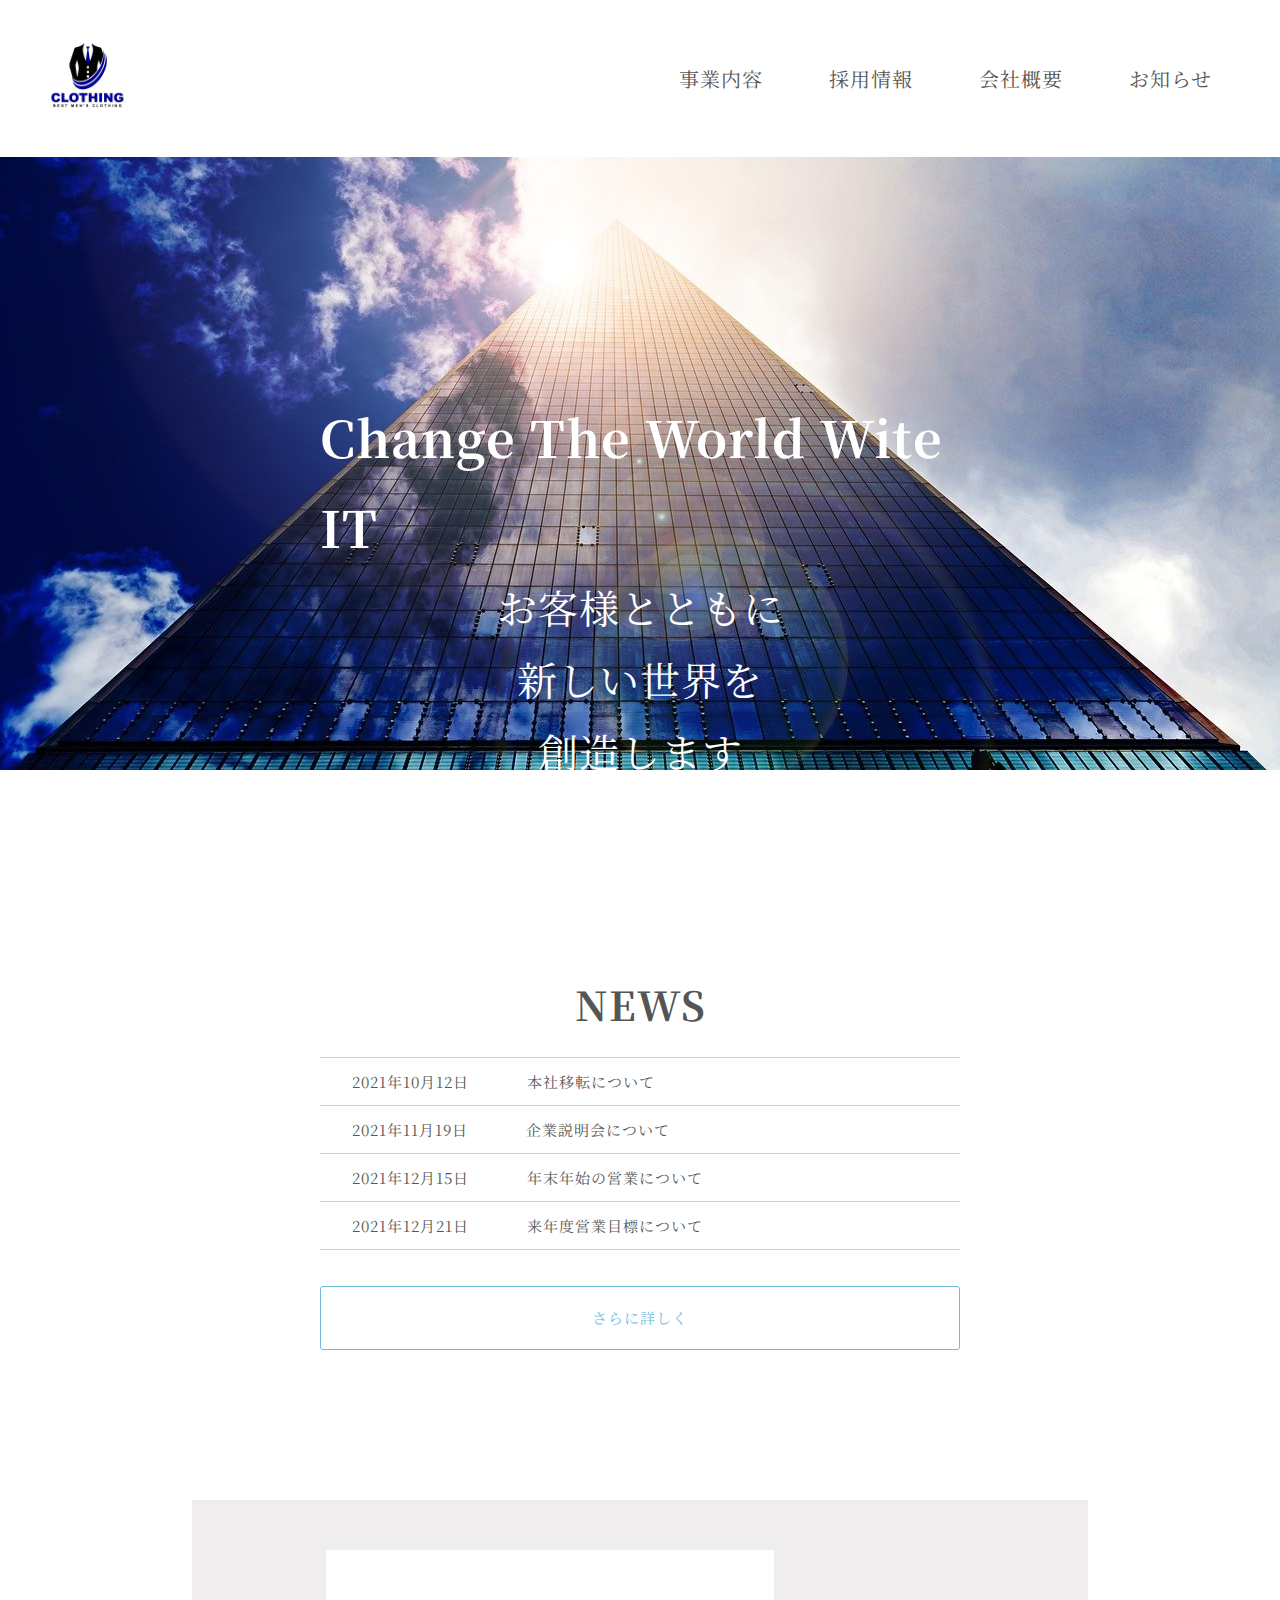
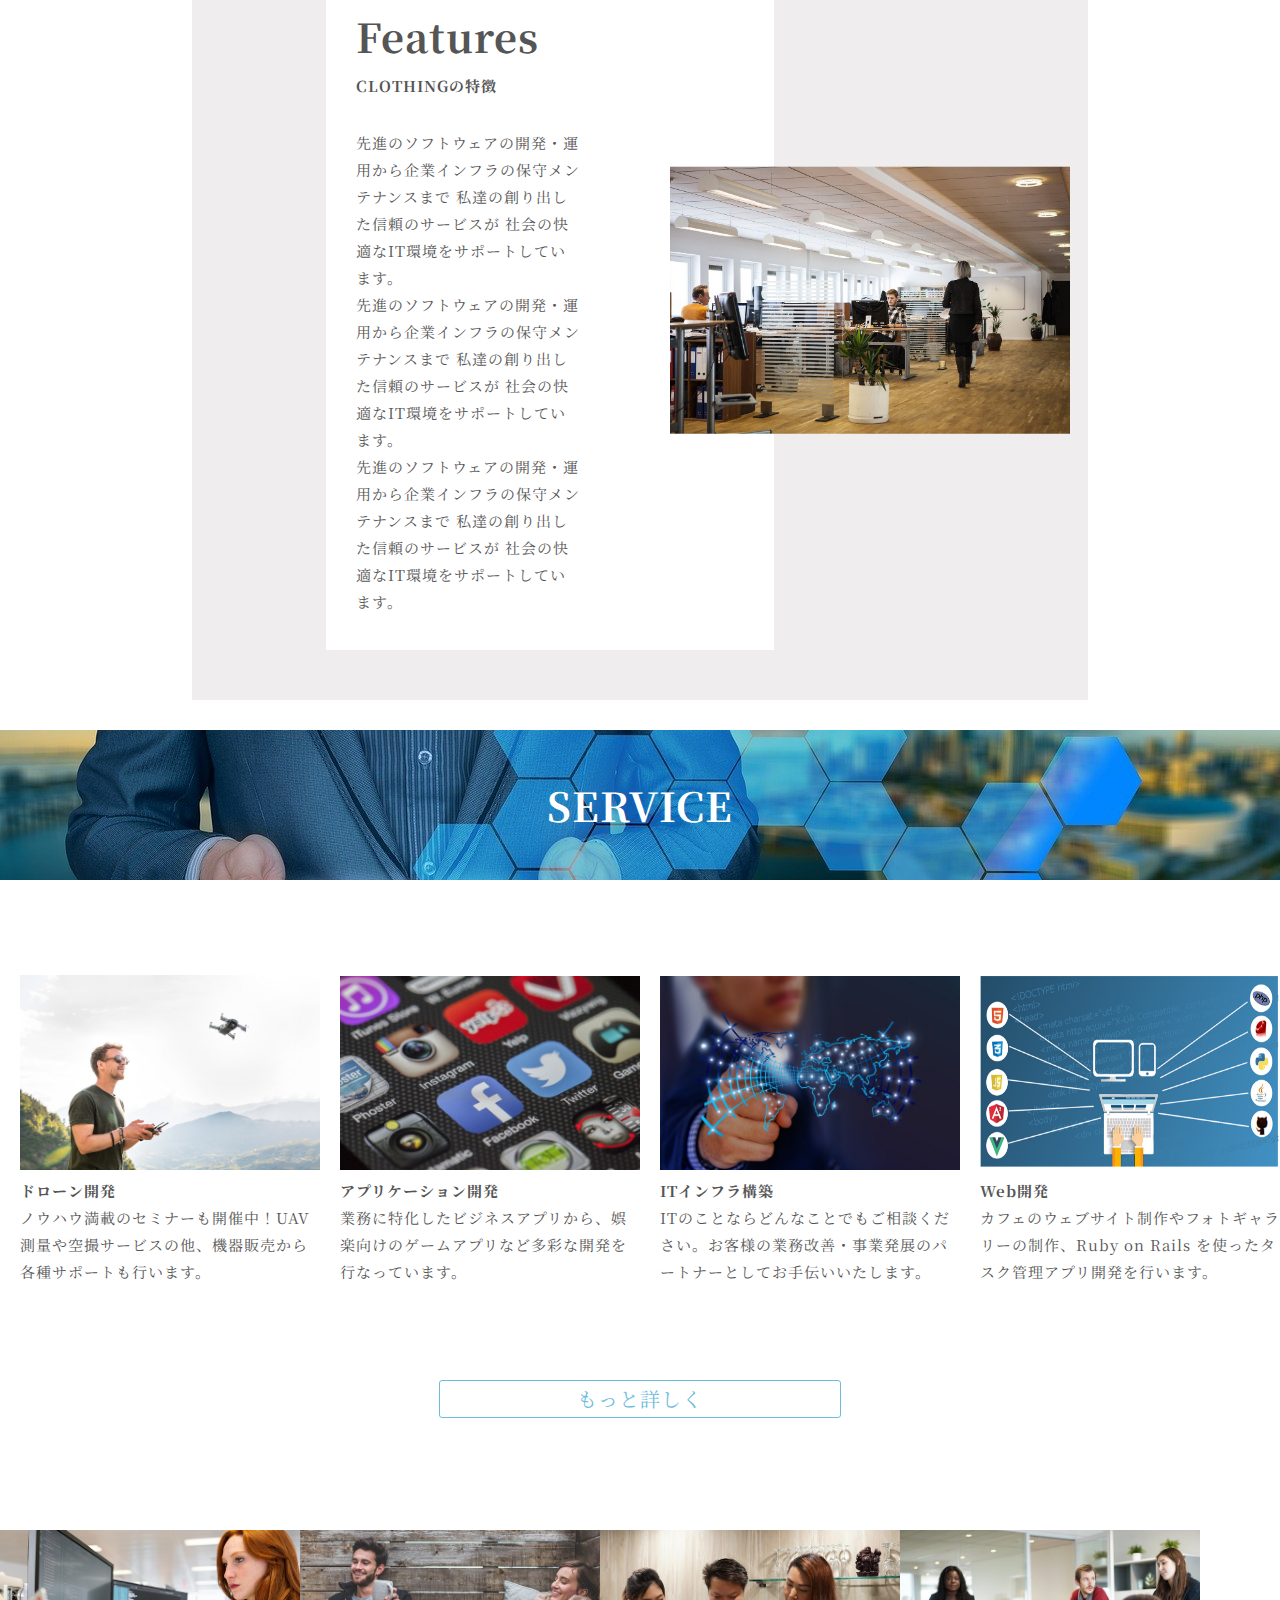
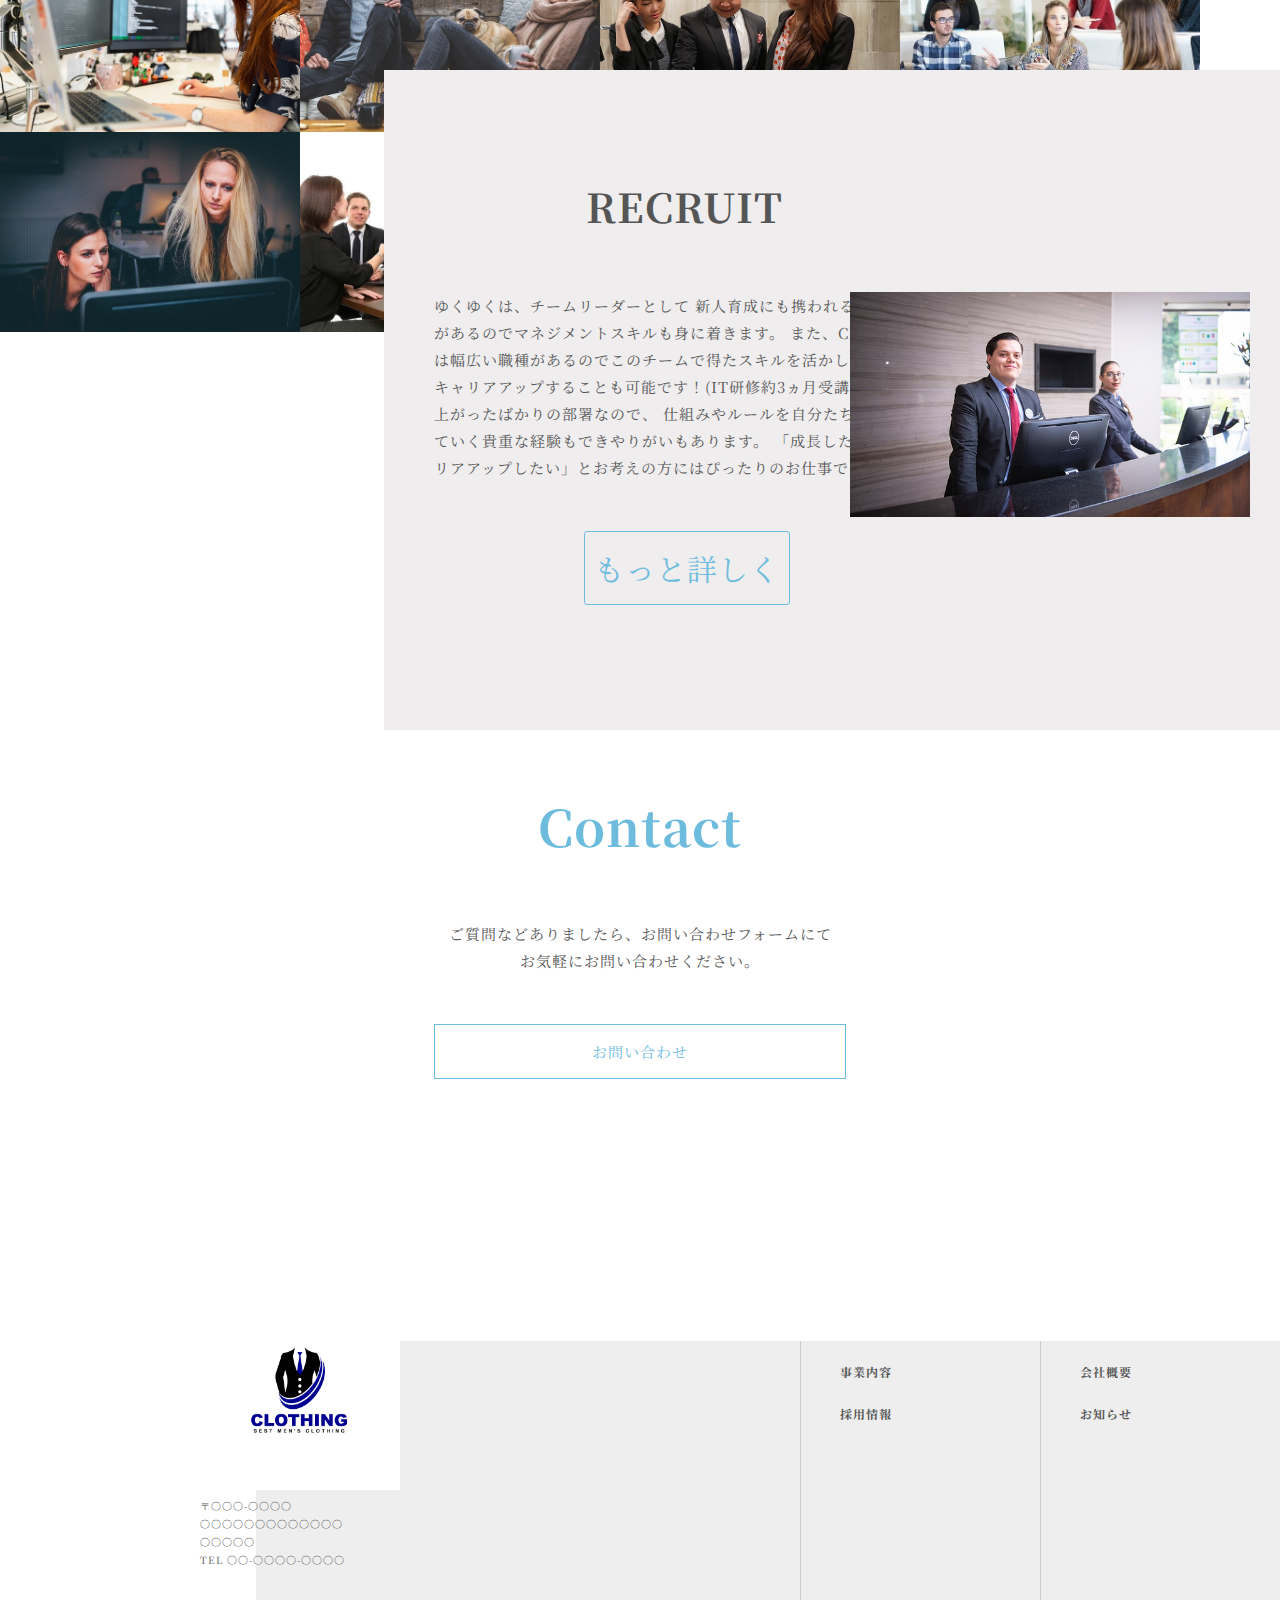
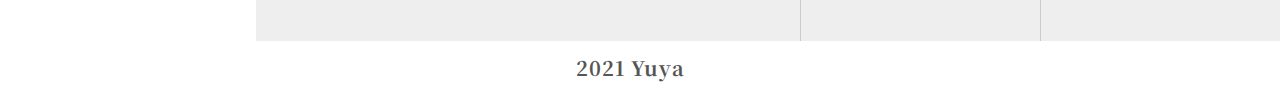
<file: hp1/html/index.html>
<!DOCTYPE html>
<html lang="ja">
<head>
  <meta charset="UTF-8">
  <title>プログラミング教材「WithCode+」</title>
  <meta name="description" content="「人生をコードと共に」というビジョンを達成するべく、皆さんのプログラミング学習をサポートします。">
  <meta name="keywords" content="IT,プログラミング,コミュニティ">
  <meta name="viewport" content="width=device-width, initial-scale=1.0">
  <meta property="og:title" content="プログラミング教材「WithCode+」">
  <meta property="og:type" content="article">
  <meta property="og:url" content="https://withcode-plus.tech">
  <meta property="og:image" content="img/logo.png">
  <meta property="og:description" content="「人生をコードと共に」というビジョンを達成するべく、皆さんのプログラミング学習をサポートします。">
  <meta property="og:site_name" content="プログラミング教材">
  <link rel="icon" href="favicon.ico">
  <link rel="apple-touch-icon" sizes="180×180" href="img/logo.png">
  <link rel="stylesheet" type="text/css" href="../css/reset.css">
  <link rel="stylesheet" type="text/css" href="../css/common1.css">
  <link rel="stylesheet" type="text/css" href="../css/index.css">
  <link rel="preconnect" href="https://fonts.googleapis.com">
  <link rel="preconnect" href="https://fonts.gstatic.com" crossorigin>
  <link href="https://fonts.googleapis.com/css2?family=Noto+Serif+JP:wght@400;500;600;700&display=swap" rel="stylesheet">
</head>

<body>
  <header class="top">
    <nav class="top_all">
     <a href="index.html"><img src="../img/logo.png" alt="会社のロゴ" class="company_logo"></a>
       <ul>
         <li><a href="business.html">事業内容</a></li>
         <li><a href="recruit.html">採用情報</a></li>
         <li><a href="company.html">会社概要</a></li>
         <li><a href="news.html">お知らせ</a></li>
       </ul>
    </nav>
    
      <img class="top_img" src="../img/top.jpg" alt="ホーム写真">
      <div class="top_txt">
        <h1>Change The World Wite IT</h1>
        <p>お客様とともに<br>
            新しい世界を<br>
            創造します</p>
      </div>
  </header>

  <main>
    <section class="news">
      <h2>NEWS</h2>
      <ul>
        <li>2021年10月12日<span>本社移転について</span></li>
        <li>2021年11月19日<span>企業説明会について</span></li>
        <li>2021年12月15日<span>年末年始の営業について</span></li>
        <li class="botoom">2021年12月21日<span>来年度営業目標について</span></li>
      </ul>
      <a href="news.html"><p>さらに詳しく</p></a>
    </section>

    <section class="features">
      <div class="features_back">
        <div class="features_back2">
          <div class="features_title">
            <h2>Features</h2>
            <h3>CLOTHINGの特徴</h3>
          </div>
          <img src="../img/futers.jpg" alt="特徴の写真" width="400px">
          <div class="features_txt">
            <p>先進のソフトウェアの開発・運用から企業インフラの保守メンテナンスまで
            私達の創り出した信頼のサービスが
            社会の快適なIT環境をサポートしています。<br>
            先進のソフトウェアの開発・運用から企業インフラの保守メンテナンスまで
            私達の創り出した信頼のサービスが
            社会の快適なIT環境をサポートしています。<br>
            先進のソフトウェアの開発・運用から企業インフラの保守メンテナンスまで
            私達の創り出した信頼のサービスが
            社会の快適なIT環境をサポートしています。</p>
          </div>
        </div>
      </div>
    </section>

    <section class="service">
      <div class="service_all">
        <div class="service_title">
          <h2>SERVICE</h2>
        </div>
        <div class="service_wrap">
          <figure>
            <img src="../img/doro-nn.jpg" alt="" width="300px">
            <figcaption>
              <h3>ドローン開発</h3>
              <p>ノウハウ満載のセミナーも開催中！UAV測量や空撮サービスの他、機器販売から各種サポートも行います。</p>
            </figcaption>
          </figure>
          <figure>
            <img src="../img/app.jpg" alt="" width="300px" height="194px">
            <figcaption>
              <h3>アプリケーション開発</h3>
              <p>業務に特化したビジネスアプリから、娯楽向けのゲームアプリなど多彩な開発を行なっています。</p>
            </figcaption>
          </figure>
          <figure>
            <img src="../img/ITinnhura.jpg" alt="" width="300px" height="194px">
            <figcaption>
              <h3>ITインフラ構築</h3>
              <p>ITのことならどんなことでもご相談ください。お客様の業務改善・事業発展のパートナーとしてお手伝いいたします。</p>
            </figcaption>
          </figure>
          <figure>
            <img src="../img/web.png" alt="" width="300px" height="194px">
            <figcaption>
              <h3>Web開発</h3>
              <p>カフェのウェブサイト制作やフォトギャラリーの制作、Ruby on Rails を使ったタスク管理アプリ開発を行います。</p>
            </figcaption>
          </figure>
        </div>
        <div class="service_link">
          <a href="business.html"><p>もっと詳しく</p></a>
       </div>
      </div>
    </section>

    <section class="recruit">
      <div class="recruit_txtarea">
        <h2>RECRUIT</h2>
        <p>ゆくゆくは、チームリーダーとして
            新人育成にも携われるチャンスがあるのでマネジメントスキルも身に着きます。
            また、CLOTHNGは幅広い職種があるのでこのチームで得たスキルを活かし
            別案件でキャリアアップすることも可能です！(IT研修約3ヵ月受講後）
        
            立ち上がったばかりの部署なので、
            仕組みやルールを自分たちで手掛けていく貴重な経験もできやりがいもあります。
            「成長したい」「キャリアアップしたい」とお考えの方にはぴったりのお仕事です！
        </p>
        <a href="recruit.html"><span>もっと詳しく</span></a>
        <img src="../img/r1.jpg" alt="採用" width="400px">
      </div>
      <div class="backimg">
        <img src="../img/r7.jpg" alt="" width="300px">
        <img src="../img/r2.jpg" alt="" width="300px">
        <img src="../img/r3.jpg" alt="" width="300px">
        <img src="../img/r4.jpg" alt="" width="300px">
        <img src="../img/r5.jpg" alt="" width="300px">
        <img src="../img/r6.jpg" alt="" width="300px">
      </div>
    </section>

    <section class="contact">
      <div class="contact_inner">
        <h2>Contact<br></h2>
        <P>ご質問などありましたら、お問い合わせフォームにて<br>
        お気軽にお問い合わせください。
        </P>
        <a href="" class="btn"><span>お問い合わせ</span></a>
      </div>
    </section>
    </main>
    
    <footer>
      <div class="footer_inner">
        <a href="index.html"><img src="../img/logo.png" alt="ロゴ画像"></a>
        <p>
          〒〇〇〇-〇〇〇〇<br>
          〇〇〇〇〇〇〇〇〇〇〇〇〇〇〇〇〇〇<br>
          TEL 〇〇-〇〇〇〇-〇〇〇〇
        </p>
      </div>
      </div>
      <div class="footer_bg">
        <div class="footer_list">
          <ul>
            <li><a href="company.html">会社概要</a></li>
            <li><a href="news.html">お知らせ</a></li>
          </ul>
          <ul>
          
            <li><a href="business.html">事業内容</a></li>
            <li><a href="recruit.html">採用情報</a></li>
          </ul>
        </div>
      </div>
    </footer>
    <p class="copyright">2021 Yuya</p>
</body>
</html>
</file>
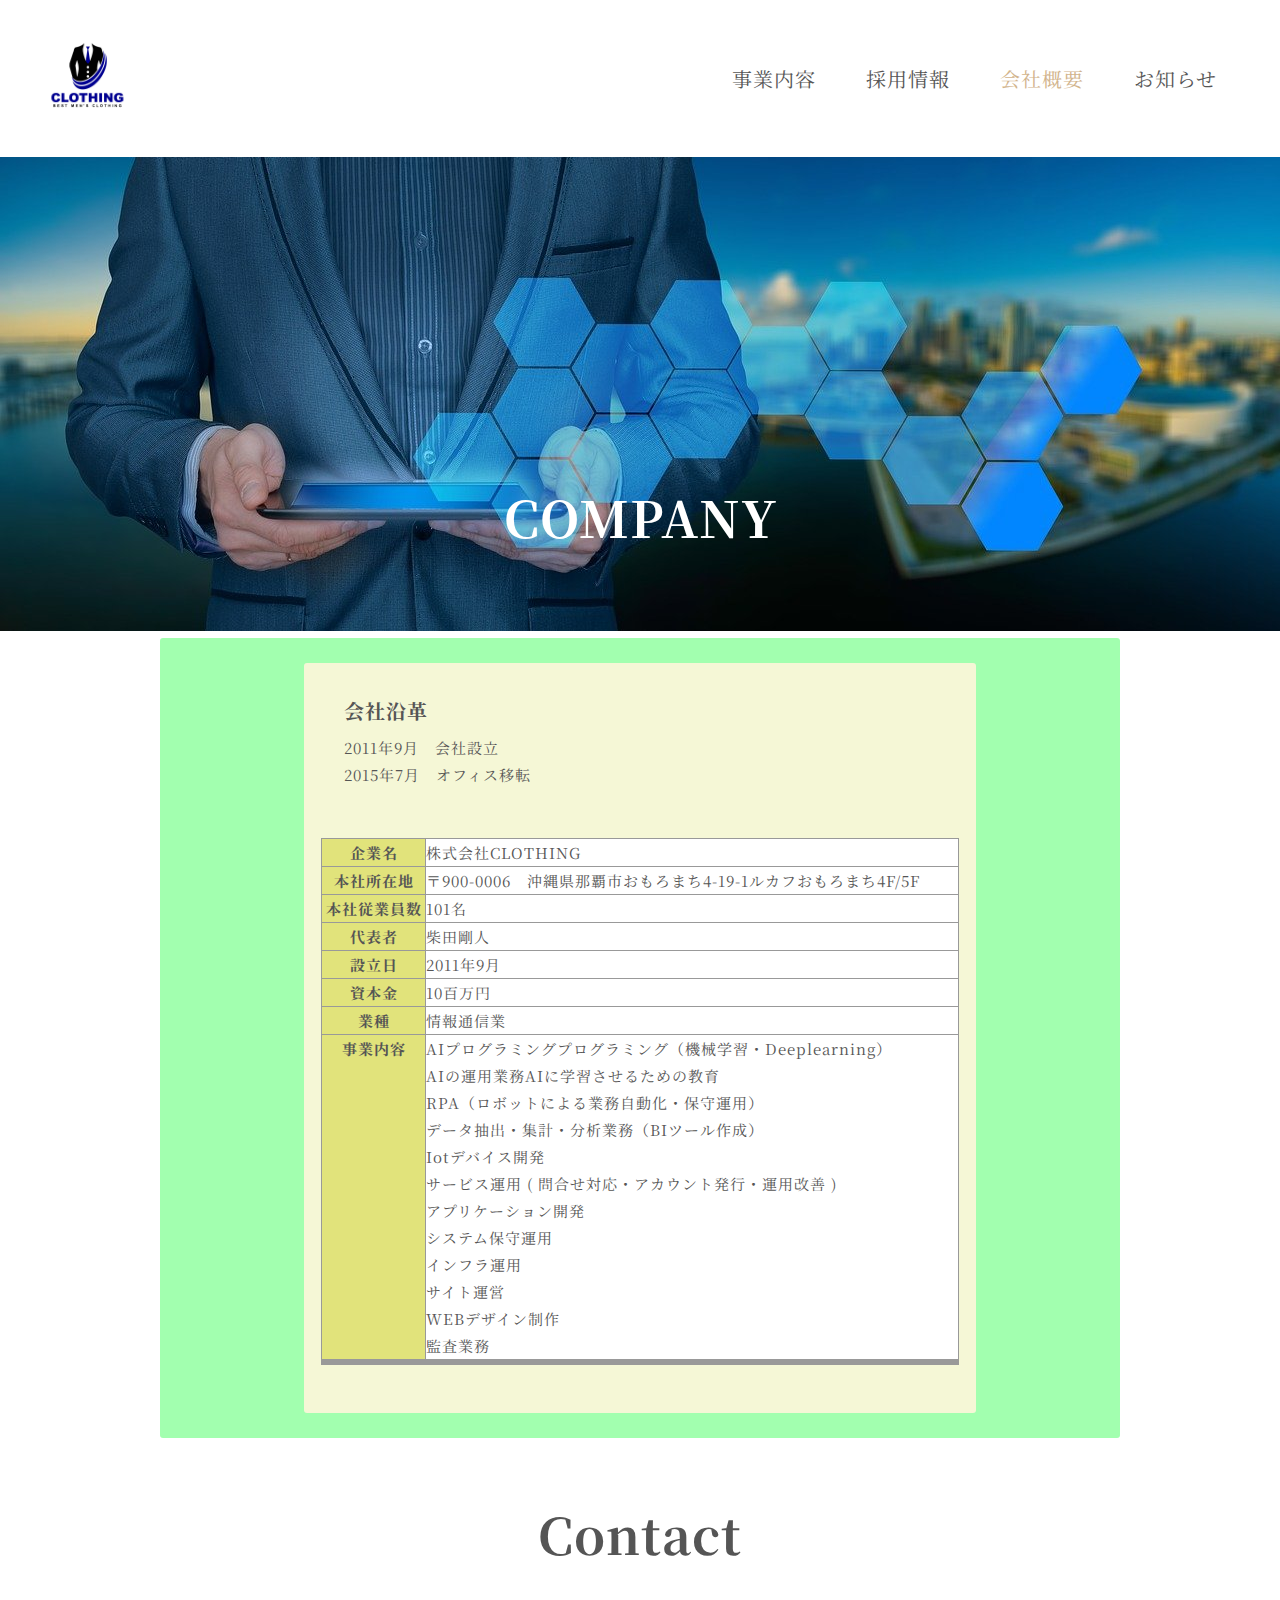
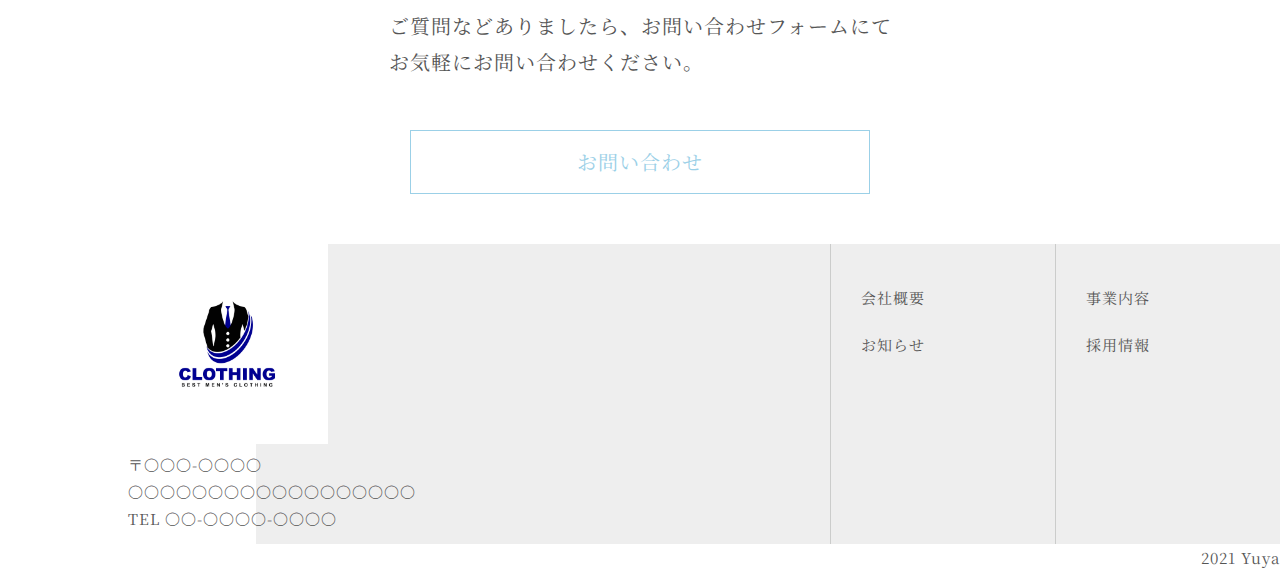
<file: hp1/html/company.html>
<!DOCTYPE html>
<html lang="ja">

<head>
  <meta charset="UTF-8">
  <title>プログラミング教材「WithCode+」</title>
  <meta name="description" content="「人生をコードと共に」というビジョンを達成するべく、皆さんのプログラミング学習をサポートします。">
  <meta name="keywords" content="IT,プログラミング,コミュニティ">
  <meta name="viewport" content="width=device-width, initial-scale=1.0">
  <meta property="og:title" content="プログラミング教材「WithCode+」">
  <meta property="og:type" content="article">
  <meta property="og:url" content="https://withcode-plus.tech">
  <meta property="og:image" content="img/logo.png">
  <meta property="og:description" content="「人生をコードと共に」というビジョンを達成するべく、皆さんのプログラミング学習をサポートします。">
  <meta property="og:site_name" content="プログラミング教材">
  <link rel="icon" href="favicon.ico">
  <link rel="apple-touch-icon" sizes="180×180" href="img/logo.png">
  <link rel="stylesheet" type="text/css" href="../css/reset.css">
  <link rel="stylesheet" type="text/css" href="../css/company.css">
  <link rel="preconnect" href="https://fonts.googleapis.com">
  <link rel="preconnect" href="https://fonts.gstatic.com" crossorigin>
  <link href="https://fonts.googleapis.com/css2?family=Noto+Serif+JP:wght@400;500;600;700&display=swap"
    rel="stylesheet">
</head>
<body>
  <header>
    <nav class="top_all">
      <a href="index.html"><img src="../img/logo.png" alt="会社のロゴ" class="company_logo"></a>
      <ul>
        <li><a href="business.html">事業内容</a></li>
        <li><a href="recruit.html">採用情報</a></li>
        <li><a href="company.html"  class="color">会社概要</a></li>
        <li><a href="news.html">お知らせ</a></li>
      </ul>
    </nav>

    <img class="top_img" src="../img/servicebakc.jpg" alt="ホーム写真" width="1400px">
    <div class="top_txt">
      <h1>COMPANY</h1>
    </div>
  </header>
  <main>
    <section class="company_profile"> 
      <div class="company_profile_inner">
        <div>
          <h2>会社沿革</h2>
          <ul>
            <li>2011年9月　会社設立</li>
            <li>2015年7月　オフィス移転</li>
          </ul>
        </div>
        <table>
          <tr><th>企業名</th><td>株式会社CLOTHING</td></tr>
          <tr><th>本社所在地</th><td>〒900-0006　沖縄県那覇市おもろまち4-19-1ルカフおもろまち4F/5F</td></tr>
          <tr><th>本社従業員数</th>
          <td>101名</td></tr>
          <tr><th>代表者</th><td>柴田剛人</td></tr>
          <tr>
            <th>設立日</th>
            <td>2011年9月</td>
          </tr>
          <tr>
            <th>資本金</th>
            <td>10百万円</td>
          </tr>
          <tr>
            <th>業種</th>
            <td>情報通信業</td>
          </tr>
          <tr>
            <th>事業内容</th>
            <td>AIプログラミングプログラミング（機械学習・Deeplearning）<br>
                AIの運用業務AIに学習させるための教育<br>
                RPA（ロボットによる業務自動化・保守運用）<br>
                データ抽出・集計・分析業務（BIツール作成）<br>
                Iotデバイス開発<br>
                サービス運用 ( 問合せ対応・アカウント発行・運用改善 )<br>
                アプリケーション開発<br>
                システム保守運用<br>
                インフラ運用<br>
                サイト運営<br>
                WEBデザイン制作<br>
                監査業務<br>
                </td>
          </tr>
          <tr>
            <th></th>
            <td></td>
          </tr>
          <tr>
            <th></th>
            <td></td>
          </tr>
          <tr>
            <th></th>
            <td></td>
          </tr>
          <tr>
            <th></th>
            <td></td>
          </tr>
          <tr>
            <th></th>
            <td></td>
          </tr>
        </table>
      </div>
    </section>

  
  <section class="contact">
    <div class="contact_inner">
      <h2>Contact</h2>
      <P>ご質問などありましたら、お問い合わせフォームにて<br>
        お気軽にお問い合わせください。
      </P>
      <a href="index.html" class="btn"><span>お問い合わせ</span></a>
    </div>
  </section>
  </main>
  
  <footer class="footer_all">
    <div class="footer_txt">
      <a href="index.html"><img src="../img/logo.png" alt="ロゴ画像"></a>
      <p>
        〒〇〇〇-〇〇〇〇<br>
        〇〇〇〇〇〇〇〇〇〇〇〇〇〇〇〇〇〇<br>
        TEL 〇〇-〇〇〇〇-〇〇〇〇
      </p>
    </div>
    </div>
  
    <div class="footer_list">
      <div class="footer_item">
        <ul class="footer_item1">
          <li><a href="company.html">会社概要</a></li>
          <li><a href="news.html">お知らせ</a></li>
        </ul>
        <ul class="footer_item2">
          <li><a href="business.html">事業内容</a></li>
          <li><a href="recruit.html">採用情報</a></li>
        </ul>
      </div>
    </div>
  
  </footer>
  <p class="copyright">2021 Yuya</p>
</body>
</file>
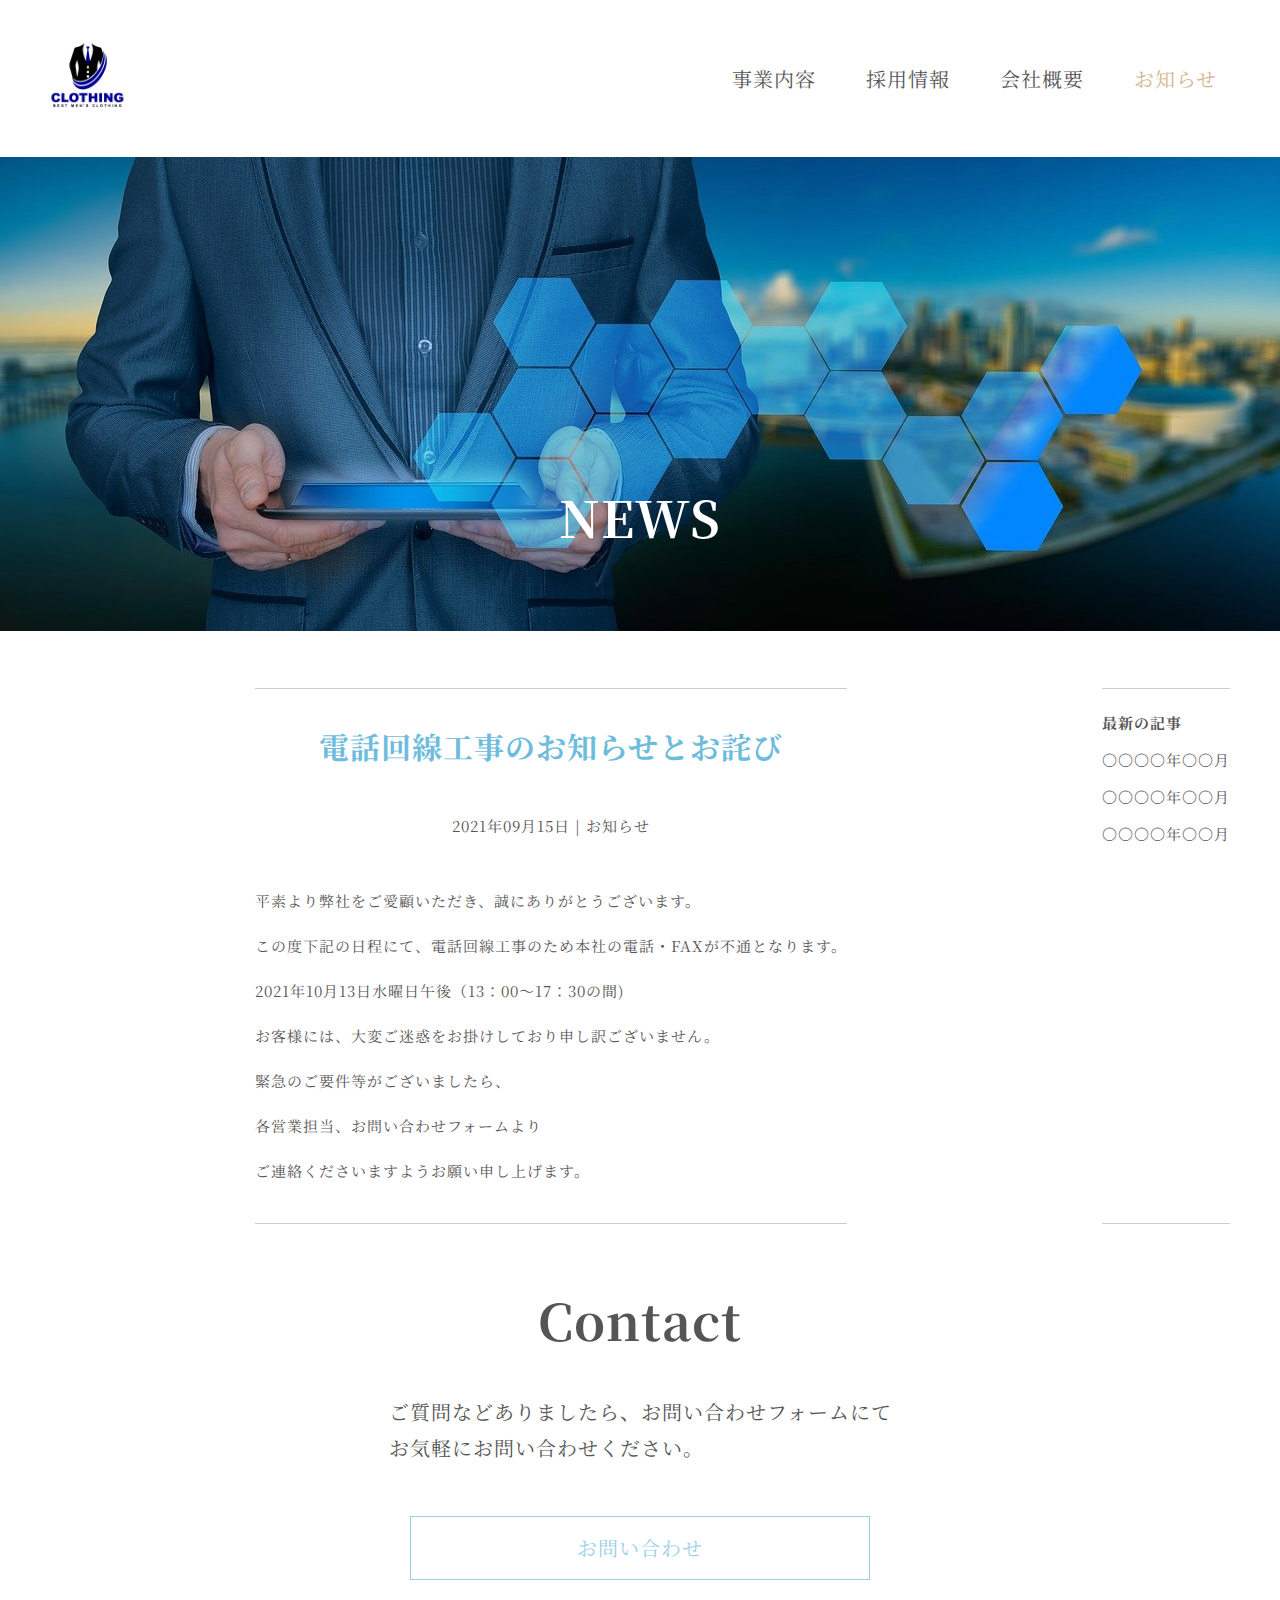
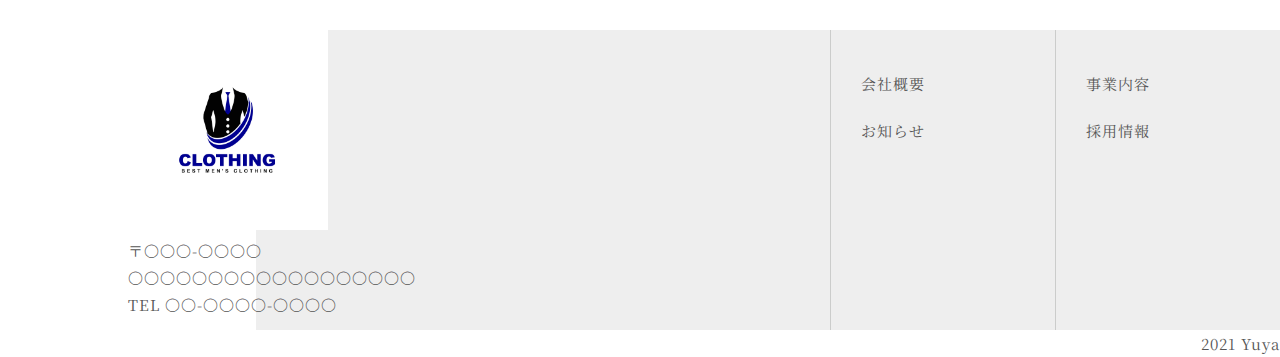
<file: hp1/html/news.html>
<!DOCTYPE html>
<html lang="ja">

<head>
  <meta charset="UTF-8">
  <title>プログラミング教材「WithCode+」</title>
  <meta name="description" content="「人生をコードと共に」というビジョンを達成するべく、皆さんのプログラミング学習をサポートします。">
  <meta name="keywords" content="IT,プログラミング,コミュニティ">
  <meta name="viewport" content="width=device-width, initial-scale=1.0">
  <meta property="og:title" content="プログラミング教材「WithCode+」">
  <meta property="og:type" content="article">
  <meta property="og:url" content="https://withcode-plus.tech">
  <meta property="og:image" content="img/logo.png">
  <meta property="og:description" content="「人生をコードと共に」というビジョンを達成するべく、皆さんのプログラミング学習をサポートします。">
  <meta property="og:site_name" content="プログラミング教材">
  <link rel="icon" href="favicon.ico">
  <link rel="apple-touch-icon" sizes="180×180" href="img/logo.png">
  <link rel="stylesheet" type="text/css" href="../css/reset.css">
  <link rel="stylesheet" type="text/css" href="../css/news.css">
  <link rel="preconnect" href="https://fonts.googleapis.com">
  <link rel="preconnect" href="https://fonts.gstatic.com" crossorigin>
  <link href="https://fonts.googleapis.com/css2?family=Noto+Serif+JP:wght@400;500;600;700&display=swap"
    rel="stylesheet">
</head>

<body>
  <header>
    <nav class="top_all">
      <a href="index.html"><img src="../img/logo.png" alt="会社のロゴ" class="company_logo"></a>
      <ul>
        <li><a href="business.html">事業内容</a></li>
        <li><a href="recruit.html">採用情報</a></li>
        <li><a href="company.html" >会社概要</a></li>
        <li><a href="news.html" class="color">お知らせ</a></li>
      </ul>
    </nav>

    <img class="top_img" src="../img/servicebakc.jpg" alt="ホーム写真" width="1400px">
    <div class="top_txt">
      <h1>NEWS</h1>
    </div>
  </header>
      <section>
        <div class="news_all">
          <div class="news_main">
            <h4>電話回線工事のお知らせとお詫び</h4>
            <p>2021年09月15日 | お知らせ</p>
            <P>平素より弊社をご愛顧いただき、誠にありがとうございます。<br>
      
              この度下記の日程にて、電話回線工事のため本社の電話・FAXが不通となります。<br>
      
              2021年10月13日水曜日午後（13：00～17：30の間)<br>
      
              お客様には、大変ご迷惑をお掛けしており申し訳ございません。<br>
      
              緊急のご要件等がございましたら、<br>
              各営業担当、お問い合わせフォームより<br>
              ご連絡くださいますようお願い申し上げます。</P>
          </div>
          <div class="news_side">
            <strong>最新の記事</strong>
            
            <ul>
              <li>〇〇〇〇年〇〇月</li>
              <li>〇〇〇〇年〇〇月</li>
              <li>〇〇〇〇年〇〇月</li>
            </ul>
          </div>
        </div>
      </section>
    <section class="contact">
      <div class="contact_inner">
        <h2>Contact</h2>
        <P>ご質問などありましたら、お問い合わせフォームにて<br>
          お気軽にお問い合わせください。
        </P>
        <a href="" class="btn"><span>お問い合わせ</span></a>
      </div>
    </section>


    </main>
    
    <footer class="footer_all">
      <div class="footer_txt">
        <a href="index.html"><img src="../img/logo.png" alt="ロゴ画像"></a>
        <p>
          〒〇〇〇-〇〇〇〇<br>
          〇〇〇〇〇〇〇〇〇〇〇〇〇〇〇〇〇〇<br>
          TEL 〇〇-〇〇〇〇-〇〇〇〇
        </p>
      </div>
      </div>
    
      <div class="footer_list">
        <div class="footer_item">
          <ul class="footer_item1">
            <li><a href="company.html">会社概要</a></li>
            <li><a href="news.html">お知らせ</a></li>
          </ul>
          <ul class="footer_item2">
            <li><a href="business.html">事業内容</a></li>
            <li><a href="recruit.html">採用情報</a></li>
          </ul>
        </div>
      </div>
    
    </footer>
    <p class="copyright">2021 Yuya</p>
    </body>
</file>
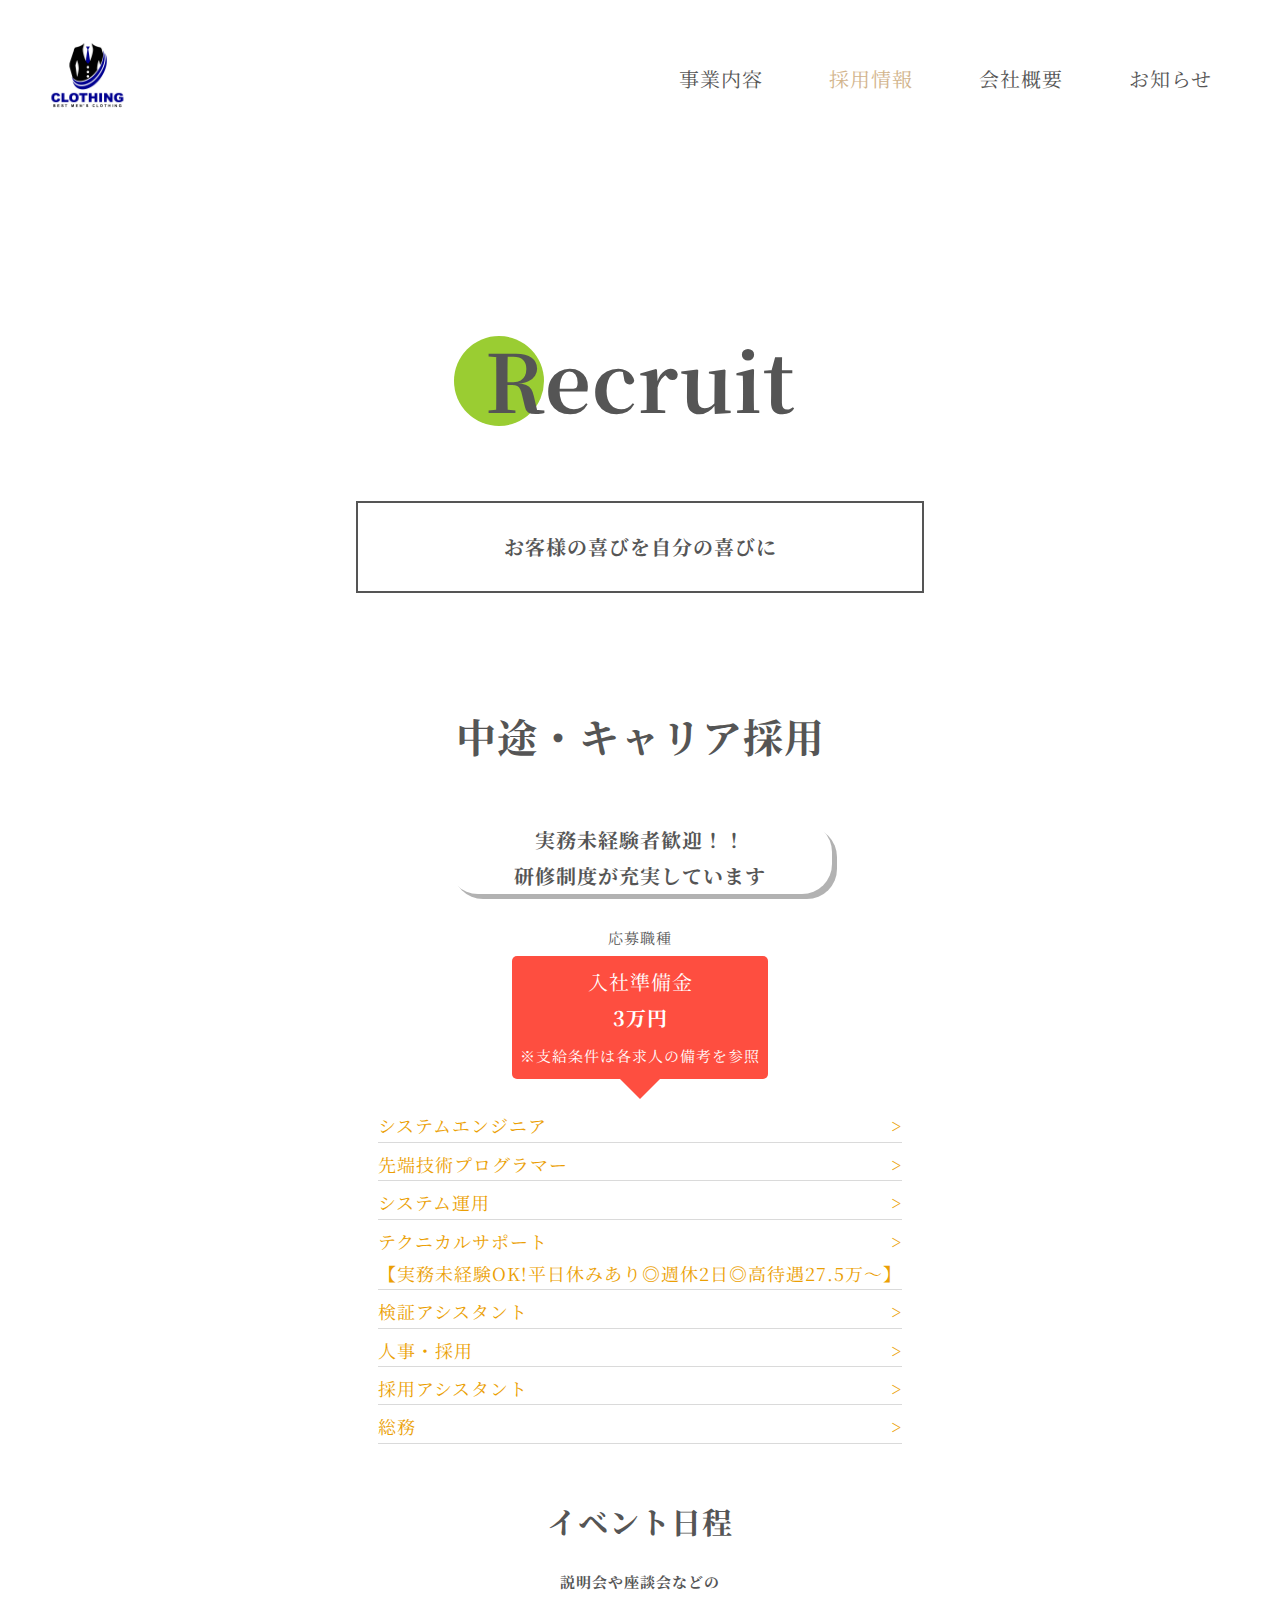
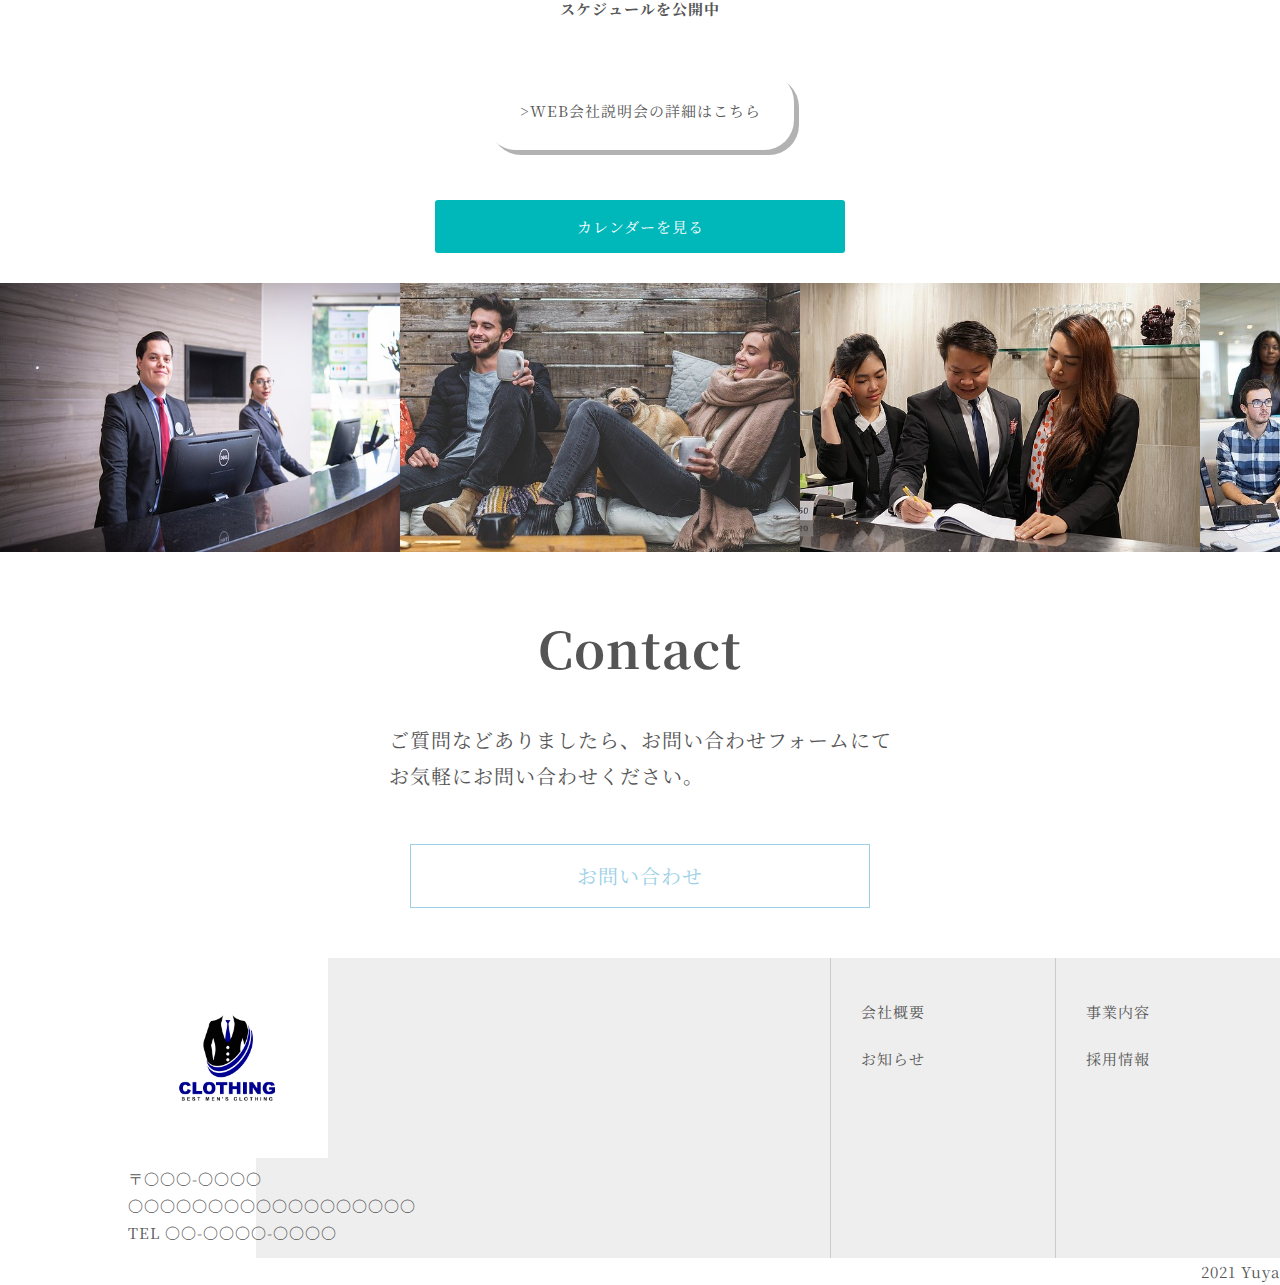
<file: hp1/html/recruit.html>
<!DOCTYPE html>
<html lang="ja">

<head>
  <meta charset="UTF-8">
  <title>プログラミング教材「WithCode+」</title>
  <meta name="description" content="「人生をコードと共に」というビジョンを達成するべく、皆さんのプログラミング学習をサポートします。">
  <meta name="keywords" content="IT,プログラミング,コミュニティ">
  <meta name="viewport" content="width=device-width, initial-scale=1.0">
  <meta property="og:title" content="プログラミング教材「WithCode+」">
  <meta property="og:type" content="article">
  <meta property="og:url" content="https://withcode-plus.tech">
  <meta property="og:image" content="img/logo.png">
  <meta property="og:description" content="「人生をコードと共に」というビジョンを達成するべく、皆さんのプログラミング学習をサポートします。">
  <meta property="og:site_name" content="プログラミング教材">
  <link rel="icon" href="favicon.ico">
  <link rel="apple-touch-icon" sizes="180×180" href="img/logo.png">
  <link rel="stylesheet" type="text/css" href="../css/reset.css">
  <link rel="stylesheet" type="text/css" href="../css/recruit.css">
  <link rel="preconnect" href="https://fonts.googleapis.com">
  <link rel="preconnect" href="https://fonts.gstatic.com" crossorigin>
  <link href="https://fonts.googleapis.com/css2?family=Noto+Serif+JP:wght@400;500;600;700&display=swap"
    rel="stylesheet">
</head>

<body>
  <header class="top">
    <nav class="top_all">
      <a href="index.html"><img src="../img/logo.png" alt="会社のロゴ" class="company_logo"></a>
      <ul>
        <li><a href="business.html">事業内容</a></li>
        <li><a href="recruit.html" class="color">採用情報</a></li>
        <li><a href="company.html">会社概要</a></li>
        <li><a href="news.html">お知らせ</a></li>
      </ul>
    </nav>
  </header>

  <main>
    <section class="top_recruit">
      <div class="recruit_title">
        <h1>Recruit</h1>
      </div>
      <div class="recruit_title2">
        <p>お客様の喜びを自分の喜びに</p>
      </div>
    </section>
    <section> 
      <div class="recruitment">
        <h2>中途・キャリア採用</h2>
        <p>実務未経験者歓迎！！<br>
          研修制度が充実しています</p>
      </div>
      <div class="apply">
        <p>応募職種</p>
        <div class="apply_for">
          <p>入社準備金<br>
          <strong>3万円</strong><br>
          <span>※支給条件は各求人の備考を参照</span></p>
        </div>
        <div class="job">
          <ul>
            <li>システムエンジニア<span>></span></li>
            <li>先端技術プログラマー<span>></span></li>
            <li>システム運用<span>></span></li>
            <li>テクニカルサポート<span>></span><br>【実務未経験OK!平日休みあり◎週休2日◎高待遇27.5万〜】</li>
            <li>検証アシスタント<span>></span></li>
            <li>人事・採用<span>></span></li>
            <li>採用アシスタント<span>></span></li>
            <li>総務<span>></span></li>
          </ul>
        </div>
      </div>
    </section>
    <section>
      <div class="event">
        <h3>イベント日程</h3>
        <P class="event_txt">説明会や座談会などの<br>スケジュールを公開中</P>
        <p class="event_txt2"> >WEB会社説明会の詳細はこちら</p>
        <p class="event_buttom">カレンダーを見る</p>
    </section>

    <section>
      <div class="foto">
          <img src="../img/r1.jpg" alt="職場写真" width="400px">
          <img src="../img/r2.jpg" alt="職場写真" width="400px">
          <img src="../img/r3.jpg" alt="職場写真" width="400px">
          <img src="../img/r4.jpg" alt="職場写真" width="400px">
      </div>
    </section>
  </main>
    <section class="contact">
      <div class="contact_inner">
        <h2>Contact</h2>
        <P>ご質問などありましたら、お問い合わせフォームにて<br>
          お気軽にお問い合わせください。
        </P>
        <a href="" class="btn"><span>お問い合わせ</span></a>
      </div>
    </section>
    </main>
    
    <footer class="footer_all">
      <div class="footer_txt">
        <a href="index.html"><img src="../img/logo.png" alt="ロゴ画像"></a>
        <p>
          〒〇〇〇-〇〇〇〇<br>
          〇〇〇〇〇〇〇〇〇〇〇〇〇〇〇〇〇〇<br>
          TEL 〇〇-〇〇〇〇-〇〇〇〇
        </p>
      </div>
      </div>
      
        <div class="footer_list">
          <div class="footer_item">
          <ul class="footer_item1">
            <li><a href="company.html">会社概要</a></li>
            <li><a href="news.html">お知らせ</a></li>
          </ul>
          <ul class="footer_item2">
            <li><a href="business.html">事業内容</a></li>
            <li><a href="recruit.html">採用情報</a></li>
          </ul>
          </div>
        </div>
      
    </footer>
    <p class="copyright">2021 Yuya</p>
</body>
</file>
<file: hp1/css/common1.css>
@charset "UTF-8";

body {
font-family: 'Noto Serif JP', serif;
}

body {
  font-size: 15px;
  line-height: 1.8;
  letter-spacing: 1px;
  word-break: break-all;
  color: #555;
}

a {
  text-decoration: none;
  color: #555;
}

li {
  list-style: none;
}

.copyright {
  float: right;
  font-size: 7px;
  font-weight: bold;
  padding: 10px;
}
</file>
<file: hp1/css/index.css>
@charset "UTF-8";

body {
  font-family: "Noto Serif JP", serif;
}

body {
  font-size: 15px;
  line-height: 1.8;
  letter-spacing: 1px;
  word-break: break-all;
  color: #555;
}

a {
  text-decoration: none;
  color: #555;
}

li {
  list-style: none;
}

.top {
  width: 100%;
  max-width: 1425px;
  height: 800px;
}

.top_all {
  display: flex;
  justify-content: space-between;
  padding: 0 1%;
}

.top_all a :hover {
  opacity: 0.7;
}

.company_logo {
  width: 150px;
}

.top_all ul {
  display: flex;
  align-items: center;
}

.top ul li {
  margin-left: 2%;
  width: 150px;
}

.top_all ul li a {
  font-size: 20px;
  font-weight: 400;
}

.top_all ul li a:hover {
  color: rgb(197, 224, 223);
}

.top_img {
  width: 100%;
  position: relative;
}

.top_txt {
  position: absolute;
  content: "";
  top: 50%;
  left: 50%;
  transform: translate(-50%, -15%);
}

.top_txt h1 {
  font-size: 50px;
  color: #fff;
}

.top_txt p {
  font-size: 40px;
  color: #fff;
  text-align: center;
}

.news {
  display: grid;
  position: relative;
  width: 50%;
  height: 400px;
  max-width: 1425px;
  margin: 150px auto;
}

.news h2 {
  display: flex;
  justify-content: center;
  align-items: center;
  font-weight: 700;
  font-size: 40px;
}

.news ul li {
  border-top: #cbcccb 1px solid;

  padding: 10px 32px;
}

.botoom {
  border-bottom: #cbcccb 1px solid;
}

.news ul li span {
  padding-left: 10%;
}

.news a {
  display: flex;
  justify-content: center;
  align-items: center;
  border: #6ebcdd solid 1px;
  border-radius: 3px;
}

.news a:hover {
  opacity: 0.7;
}

.news a p {
  color: #6ebcdd;
}

.features {
  width: 100%;
  max-width: 1425px;
}

.features_back {
  position: relative;
  width: 70%;
  height: 800px;
  background-color: #efedee;
  margin: 0 auto;
  z-index: 1;
}

.features_back2 {
  position: absolute;
  top: 50%;
  left: 40%;
  transform: translate(-50%, -50%);
  width: 50%;
  height: 700px;
  background-color: #fff;
  z-index: 2;
}

.features_back2 img {
  position: absolute;
  top: 50%;
  left: 50%;
  transform: translate(30%, -50%);
}

.features_title {
  margin-top: 50px;
  margin-left: 30px;
}

.features_title h2 {
  font-weight: 700;
  font-size: 40px;
}

.features_txt {
  width: 50%;
  margin-left: 30px;
  margin-top: 30px;
}

.service {
  width: 100%;
  height: 800px;
  max-width: 1425px;
  margin-top: 30px;
}

.service_all {
  width: 100%;
  height: 650px;
  margin: 0 auto;
}

.service_title {
  background: url(../img/servicebakc.jpg) center no-repeat;
  background-size: cover;
  z-index: 1;
  height: 150px;
  display: flex;
  align-items: center;
  justify-content: center;
}

.service_title h2 {
  z-index: 2;
  text-align: center;
  color: #fff;
  font-size: 40px;
}

.service_wrap {
  display: flex;
  justify-content: center;
  align-items: center;
  height: 500px;
  width: 1300px;
  margin: auto;
}

.service_wrap figure {
  width: 300px;
  margin: 0 10px;
}

.service_link {
  display: flex;
  justify-content: center;
  margin: 0 auto;
  align-items: center;
  border: solid 1px #6ebcdd;
  border-radius: 3px;
  width: 400px;
  text-align: center;
}

.service_link a p {
  color: #6ebcdd;
  font-size: 20px;
}

.service_link:hover {
  opacity: 0.7;
}

.recruit {
  position: relative;
  width: 100%;
  max-width: 1425px;
  height: 800px;
}

.recruit_txtarea {
  position: absolute;
  bottom: 0;
  right: 0;
  background-color: #efedee;
  width: 70%;
  height: 660px;
  z-index: 2;
}

.recruit_txtarea h2 {
  font-size: 40px;
  font-weight: 700;
  color: #555555;
  width: 500px;
  text-align: center;
  margin-top: 100px;
  margin-bottom: 50px;
  margin-left: 50px;
}

.recruit_txtarea p {
  width: 500px;
  margin-left: 50px;
}

.recruit_txtarea a {
  display: inline-block;
  font-size: 30px;
  border: solid 1px #6ebcdd;
  border-radius: 3px;
  padding: 1%;
  margin: 50px 0 0 200px;
}

.recruit_txtarea a:hover {
  opacity: 0.7;
}

.recruit_txtarea a span {
  color: #6ebcdd;
}

.recruit_txtarea img {
  position: absolute;
  right: 30px;
  top: 222px;
}

.backimg {
  display: flex;
  flex-wrap: wrap;
}

.contact {
  position: relative;
  width: 100%;
  height: 280px;
}

.contact h2 {
  font-size: 50px;
  color: #6ebcdd;
  text-align: center;
  margin-top: 50px;
}

.contact p {
  width: 40%;
  margin: 0 auto;
  text-align: center;
  margin-top: 50px;
}

.btn {
  display: flex;
  color: #6ebcdd;
  justify-content: center;
  align-items: center;
  border: #6ebcdd solid 1px;
  width: 30%;
  margin: 50px auto;
  padding: 1%;
}

.btn:hover {
  opacity: 0.7;
}

footer {
  display: inline-block;
  position: relative;
  width: 100%;
  height: 400px;
}

.footer_inner a:hover {
  opacity: 0.7;
}

.footer_inner {
  display: inline-block;
  position: relative;
  margin-left: 200px;
  z-index: 1;
  top: 230px;
}

.footer_inner img {
  width: 200px;
}

.footer_inner p {
  width: 150px;
  font-size: 10px;
}

.footer_bg {
  width: 80%;
  float: right;
  height: 300px;
  background-color: #eee;
  position: relative;
  z-index: 0;
}

.footer_list ul {
  float: right;
  z-index: 1;
}

.footer_list ul::after {
  content: "";
  position: absolute;
  height: 300px;
  border-left: 1px solid #ccc;
  color: #555;
  top: 0;
}

.footer_list ul li {
  width: 200px;
  padding: 20px 0 0 40px;
  font-weight: bold;
  font-size: 12px;
}

.copyright {
 display: flex;
 justify-content: center;
 align-items: center;
  width: 100%;
  max-width: 1425px;
  font-size: 20px;
  font-weight: bold;
  margin-top: 180px;
}
</file>
<file: hp1/css/company.css>
@charset "UTF-8";

body {
  font-family: "Noto Serif JP", serif;
}

body {
  font-size: 15px;
  line-height: 1.8;
  letter-spacing: 1px;
  word-break: break-all;
  color: #555;
}

a {
  text-decoration: none;
  color: #555;
}

li {
  list-style: none;
}

.top {
  width: 100%;
  max-width: 1425px;
  height: 200px;
}

.top_all {
  display: flex;
  justify-content: space-between;
  padding: 0 1%;
}

.top_all a :hover {
  opacity: 0.7;
}

.company_logo {
  width: 150px;
}

.top_all ul {
  display: flex;
  align-items: center;
}

.top_all ul li {
  margin-right: 50px;
  
}

.top_all ul li a {
  font-size: 20px;
  font-weight: 400;
}

.top_all ul li a:hover {
  color: rgb(197, 224, 223);
}

.color {
  color: tan;
}

.top_all ul li a:hover {
  color: rgb(197, 224, 223);
}

.top_img {
  width: 100%;
  position: relative;
  
}

.top_txt {
  position: absolute;
  content: "";
  top: 50%;
  left: 50%;
  transform: translate(-50%, -15%);
}

.top_txt h1 {
  font-size: 50px;
  color: #fff;
  margin-top: 40px;
}

.company_profile {
  width: 75%;
  height: 800px;
  background-color: rgb(162, 255, 175);
  margin: 0 auto;
  border-radius: 3px;
 display: flex;
 justify-content: center;
 align-items: center;
}

.company_profile_inner {
  border-radius: 3px;
  width: 70%;
  height: 750px;
  background-color: #F5F7D6;
}

.company_profile_inner h2 {
  margin-left: 40px;
  margin-top: 30px;
  font-size: 20px;
}

.company_profile_inner ul {
  margin-top: 5px;
  margin-left: 40px;
}

table {
  border-collapse: collapse;
  width: 95%;
  margin: 50px auto;
}

table th, table td {
  border: 1px #999 solid;
} 

table th {
  background-color: #E1E37B;
}

table td {
  background-color: #fff;
}

.contact_inner {
  margin-top: 50px;
  display: flex;
  justify-content: center;
  align-items: center;
  flex-direction: column;
}

.contact_inner h2 {
  text-align: center;
  font-size: 50px;
}

.contact_inner p {
  margin-top: 30px ;
  font-size: 20px;
}

.contact_inner a {
  color: #9BD0E7;
  padding: 1% 13%;
  font-size: 20px;
  margin-top: 50px;
  border: #9BD0E7 1px solid;
}

.contact_inner a:hover {
  opacity: 0.7;
}

.footer_all {
  position: relative;
  width: 100%;
  height: 300px;
  margin-top: 50px;
  display: flex;
}

.footer_txt {
  position: absolute;
  top: 0;
  left: 10%;
  z-index: 2;
}

.footer_txt a:hover {
  opacity: 0.7;
}

.footer_all img {
  width: 200px;
}

.footer_list {
  position: absolute;
  top: 0;
  right: 0;
  width: 80%;
  height: 100%;
  background-color  : #EEEEEE;
}

.footer_item {
  display: flex;
  float: right;
  height: 100%;
}

.footer_item1 {
  border-left: solid 1px #CBCCCB;
  margin-right: 100px;
  padding: 20px 30px 0 30px;
}

.footer_item2 {
  border-left: solid 1px #CBCCCB;
  margin-right: 100px;
  padding: 20px 30px 0 30px;
}


.footer_item ul li {
  margin-top: 20px;
}

.copyright {
  float: right;
}
</file>
<file: hp1/css/news.css>
@charset "UTF-8";

body {
  font-family: "Noto Serif JP", serif;
}

body {
  font-size: 15px;
  line-height: 1.8;
  letter-spacing: 1px;
  word-break: break-all;
  color: #555;
}

a {
  text-decoration: none;
  color: #555;
}

li {
  list-style: none;
}

.top {
  width: 100%;
  max-width: 1425px;
  height: 200px;
}

.top_all {
  display: flex;
  justify-content: space-between;
  padding: 0 1%;
}

.top_all a :hover {
  opacity: 0.7;
}

.company_logo {
  width: 150px;
}

.top_all ul {
  display: flex;
  align-items: center;
}

.top_all ul li {
  margin-right: 50px;
  
}

.top_all ul li a {
  font-size: 20px;
  font-weight: 400;
}

.top_all ul li a:hover {
  color: rgb(197, 224, 223);
}

.color {
  color: tan;
}

.top_all ul li a:hover {
  color: rgb(197, 224, 223);
}

.top_img {
  width: 100%;
  position: relative;
  
}

.top_txt {
  position: absolute;
  content: "";
  top: 50%;
  left: 50%;
  transform: translate(-50%, -15%);
}

.top_txt h1 {
  font-size: 50px;
  color: #fff;
  margin-top: 40px;
}
.contact_inner {
  margin-top: 50px;
  display: flex;
  justify-content: center;
  align-items: center;
  flex-direction: column;
}

.contact_inner h2 {
  text-align: center;
  font-size: 50px;
}

.contact_inner p {
  margin-top: 30px ;
  font-size: 20px;
}

.contact_inner a {
  color: #9BD0E7;
  padding: 1% 13%;
  font-size: 20px;
  margin-top: 50px;
  border: #9BD0E7 1px solid;
}

.contact_inner a:hover {
  opacity: 0.7;
}

.footer_all {
  position: relative;
  width: 100%;
  height: 300px;
  margin-top: 50px;
  display: flex;
}

.footer_txt {
  position: absolute;
  top: 0;
  left: 10%;
  z-index: 2;
}

.footer_txt a:hover {
  opacity: 0.7;
}

.footer_all img {
  width: 200px;
}

.footer_list {
  position: absolute;
  top: 0;
  right: 0;
  width: 80%;
  height: 100%;
  background-color  : #EEEEEE;
}

.footer_item {
  display: flex;
  float: right;
  height: 100%;
}

.footer_item1 {
  border-left: solid 1px #CBCCCB;
  margin-right: 100px;
  padding: 20px 30px 0 30px;
}

.footer_item2 {
  border-left: solid 1px #CBCCCB;
  margin-right: 100px;
  padding: 20px 30px 0 30px;
}


.footer_item ul li {
  margin-top: 20px;
}

.copyright {
  float: right;
}

.news_all {
  width: 100%;
  margin-top: 50px;
 display: flex;
 justify-content: space-between;
}

.news_main {
  display: flex;
  justify-content: center;
  align-items: center;
  flex-direction: column; 
  margin: 0 auto;
   border-top: 1px solid #CBCCCB;
  border-bottom: 1px solid #CBCCCB;
}

.news_main h4 {
  color: #6EBCDD;
  font-size: 30px;
  margin: 30px auto;
}

.news_main p {
  line-height: 3;
  margin-bottom: 30px;
}

.news_side {
  padding-top: 20px;
  margin-right: 50px;
   border-top: 1px solid #CBCCCB;
  border-bottom: 1px solid #CBCCCB;
}

.news_side ul li {
  margin-top: 10px;
}
</file>
<file: hp1/css/recruit.css>
@charset "UTF-8";

body {
  font-family: "Noto Serif JP", serif;
}

body {
  font-size: 15px;
  line-height: 1.8;
  letter-spacing: 1px;
  word-break: break-all;
  color: #555;
}

a {
  text-decoration: none;
  color: #555;
}

li {
  list-style: none;
}

.top {
  width: 100%;
  max-width: 1425px;
  height: 200px;
}

.top_all {
  display: flex;
  justify-content: space-between;
  padding: 0 1%;
}

.top_all a :hover {
  opacity: 0.7;
}

.company_logo {
  width: 150px;
}

.top_all ul {
  display: flex;
  align-items: center;
}

.top ul li {
  margin-left: 2%;
  width: 150px;
}

.top_all ul li a {
  font-size: 20px;
  font-weight: 400;
}

.top_all ul li a:hover {
  color: rgb(197, 224, 223);
}

.color {
  color: tan;
}

.top_recruit {
  display: flex;
  align-items: center;
  justify-content: center;
  flex-direction: column;
  width: 100%;
  height: 500px;
}


.top_recruit {
  width: 100%;
  height: 500px;
}

.recruit_title {
  position: relative;
  width: auto;
  margin: 0 auto;
}

.recruit_title h1 {
  position: relative;
  font-size: 80px;
  font-weight: 700;
}

.recruit_title::before {
  position: absolute;
  content: "";
  width: 90px;
  height: 90px;
  background-color: yellowgreen;
  border-radius: 50%;
  top:20%;
  left: -10%;
}

.recruit_title2 {
  margin-top: 50px;
  border: #555 solid 2px;
  padding: 2%;
  width: 40%;
}

.recruit_title2 p {
  text-align: center;
  font-size: 20px;
  font-weight: 700;
}

.recruitment {
  width: 100%;
  display: flex;
  justify-content: center;
  align-items: center;
  flex-direction: column;
  margin-bottom: 30px;
}

.recruitment h2 {
  font-size: 40px;
  margin-bottom: 20px;
}

.recruitment p {
  margin-top: 30px;
  width: 30%;
  font-size: 20px;
  text-align: center;
  font-weight: bolder;
  box-shadow: 5px 5px  rgba(0, 0, 0, 0.3);
  border-radius: 30px;
}

.apply {
  display: flex;
  justify-content: center;
  align-items: center;
  flex-direction: column;
}

.apply_for {
  position: relative;
  background-color: #FE4E40;
  border-radius: 5px;
  width: 20%;
  margin-top: 5px;
}

.apply_for::after {
  content: "";
  position: absolute;
  right: 0;
  bottom: -20px;
  left: 0;
  width: 0px;
  height: 0px;
  margin: auto;
  border-style: solid;
  border-color: #FE4E40 transparent transparent transparent;
  border-width: 20px 20px 0 20px;
}

.apply_for p {
  text-align: center;
  color: #FFFFFF;
  font-size: 20px;
  margin: 3%;
}

.apply_for span {
  font-size: 15px;
}

.job {
  color: #EB9F04;
  margin-top: 25px;
}

.job ul li {
  border-bottom: #DADADA solid 1px; 
  margin-top: 5px;
  font-size: 18px;
}

.job ul li span {
  float: right;
}

.event {
  display: flex;
  justify-content: center;
  align-items: center;
  flex-direction: column;
  margin-bottom: 30px;
}

.event h3 {
  margin-top: 50px;
  margin-bottom: 20px;
  font-size: 30px;
}

.event_txt {
  margin-bottom: 50px;
  font-weight: bold;
}

.event_txt2 {
  box-shadow: 5px 5px rgba(0, 0, 0, 0.3);
  border-radius: 30px;
  width: 20%;
  text-align: center;
  padding: 2%;
  margin-bottom: 50px;
}

.event_buttom {
  padding: 1%;
  color: #FFFFFF;
  font-size: 15px;
  background-color: #00B7B9;
  width: 30%;
  text-align: center;
  border-radius: 3px;
}

.foto {
  display: flex;
  overflow: hidden;
}

.contact_inner {
  margin-top: 50px;
  display: flex;
  justify-content: center;
  align-items: center;
  flex-direction: column;
}

.contact_inner h2 {
  text-align: center;
  font-size: 50px;
}

.contact_inner p {
  margin-top: 30px ;
  font-size: 20px;
}

.contact_inner a {
  color: #9BD0E7;
  padding: 1% 13%;
  font-size: 20px;
  margin-top: 50px;
  border: #9BD0E7 1px solid;
}

.contact_inner a:hover {
  opacity: 0.7;
}

.footer_all {
  position: relative;
  width: 100%;
  height: 300px;
  margin-top: 50px;
  display: flex;
}

.footer_txt {
  position: absolute;
  top: 0;
  left: 10%;
  z-index: 2;
}

.footer_txt a:hover {
  opacity: 0.7;
}

.footer_all img {
  width: 200px;
}

.footer_list {
  position: absolute;
  top: 0;
  right: 0;
  width: 80%;
  height: 100%;
  background-color  : #EEEEEE;
}

.footer_item {
  display: flex;
  float: right;
  height: 100%;
}

.footer_item1 {
  border-left: solid 1px #CBCCCB;
  margin-right: 100px;
  padding: 20px 30px 0 30px;
}

.footer_item2 {
  border-left: solid 1px #CBCCCB;
  margin-right: 100px;
  padding: 20px 30px 0 30px;
}


.footer_item ul li {
  margin-top: 20px;
}

.copyright {
  float: right;
}
</file>
